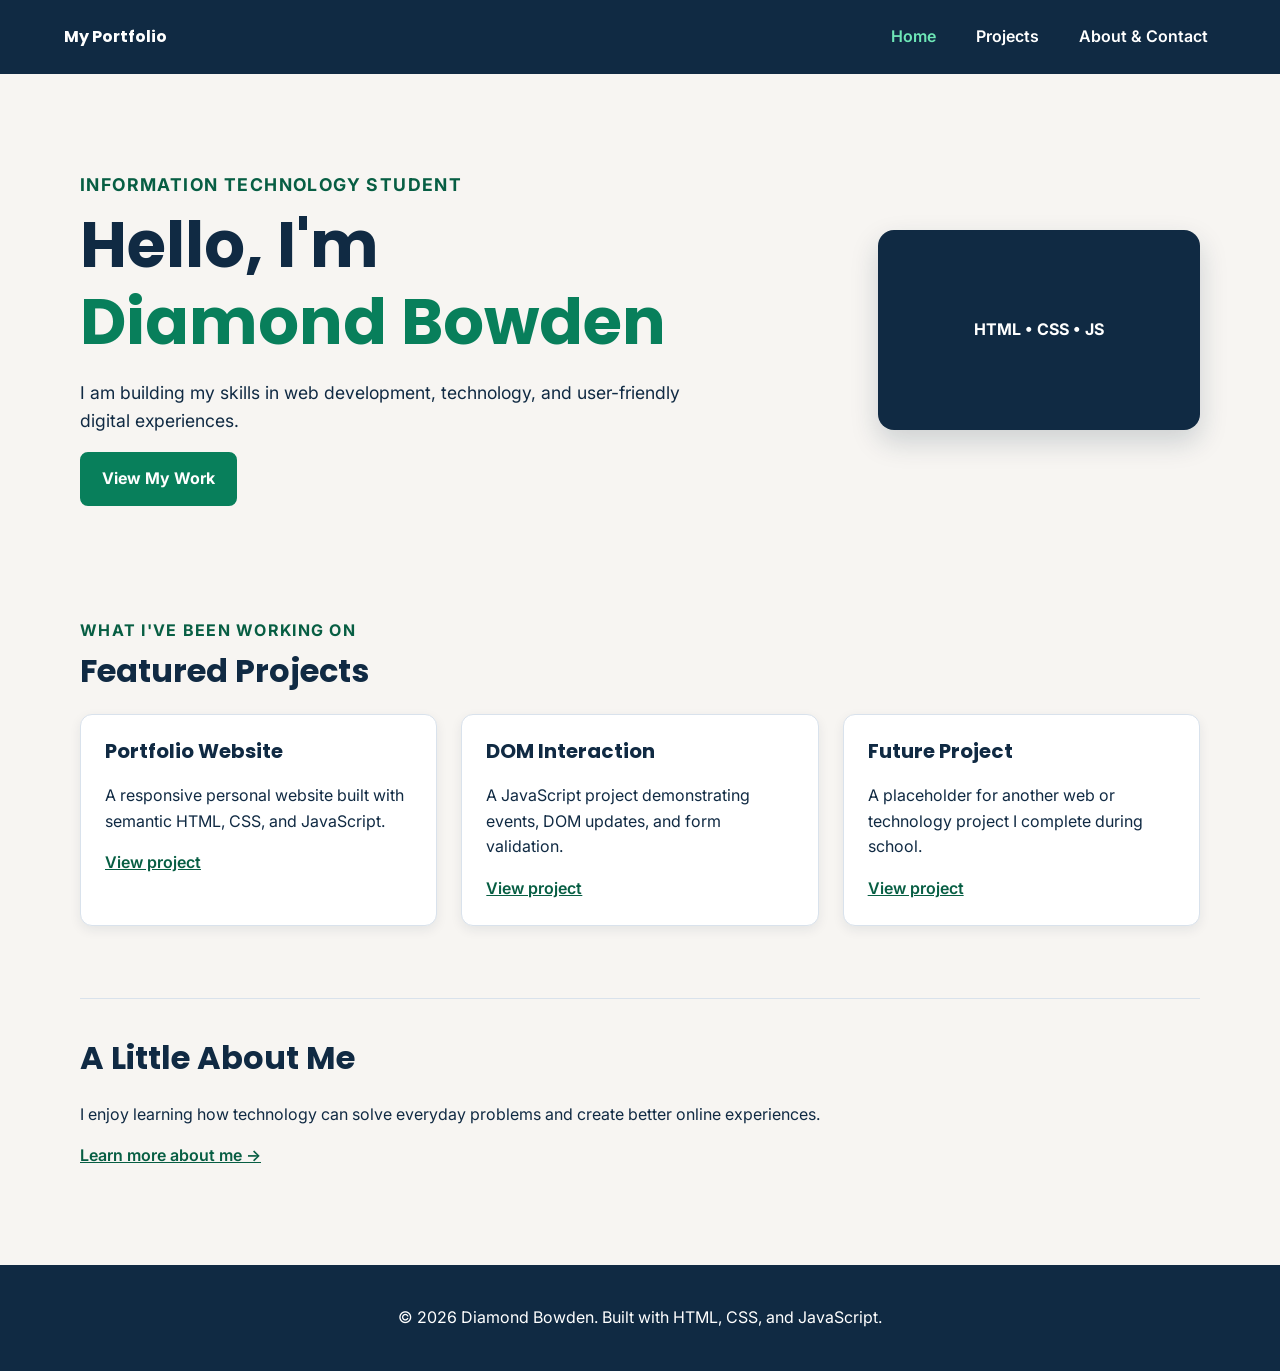
<file: index.html>
<!DOCTYPE html>
<html lang="en">

<head>
    <meta charset="UTF-8">
    <meta name="viewport" content="width=device-width, initial-scale=1.0">
    <meta name="description" content="Personal portfolio home page.">
    <title>My Portfolio | Home</title>
    <link rel="preconnect" href="https://fonts.googleapis.com">
    <link rel="preconnect" href="https://fonts.gstatic.com" crossorigin>
    <link
        href="https://fonts.googleapis.com/css2?family=Inter:wght@400;500;600;700&family=Poppins:wght@600;700&display=swap"
        rel="stylesheet">
    <link rel="stylesheet" href="styles.css">
</head>

<body>
    <header class="site-header">
        <a class="logo" href="index.html">My Portfolio</a>
        <button class="nav-toggle" id="navToggle" aria-expanded="false" aria-controls="siteNav"><span
                class="sr-only">Open navigation menu</span>☰</button>
        <nav id="siteNav" aria-label="Main navigation">
            <a class="active" href="index.html">Home</a>
            <a href="projects.html">Projects</a>
            <a href="about.html">About &amp; Contact</a>
        </nav>
    </header>
    <main>
        <section class="hero" aria-labelledby="home-title">
            <div>
                <p class="eyebrow">Information Technology Student</p>
                <h1 id="home-title">Hello, I'm <span>Diamond Bowden</span></h1>
                <p>I am building my skills in web development, technology, and user-friendly digital experiences.</p>
                <a class="button" href="projects.html">View My Work</a>
            </div>
            <div class="hero-card" aria-hidden="true">HTML • CSS • JS</div>
        </section>
        <section class="section" aria-labelledby="featured-title">
            <p class="eyebrow">What I've been working on</p>
            <h2 id="featured-title">Featured Projects</h2>
            <div class="card-grid">
                <article class="card">
                    <h3>Portfolio Website</h3>
                    <p>A responsive personal website built with semantic HTML, CSS, and JavaScript.</p><a
                        href="projects.html#portfolio">View project</a>
                </article>
                <article class="card">
                    <h3>DOM Interaction</h3>
                    <p>A JavaScript project demonstrating events, DOM updates, and form validation.</p><a
                        href="projects.html#dom-project">View project</a>
                </article>
                <article class="card">
                    <h3>Future Project</h3>
                    <p>A placeholder for another web or technology project I complete during school.</p><a
                        href="projects.html#future-project">View project</a>
                </article>
            </div>
        </section>
        <section class="section intro" aria-labelledby="intro-title">
            <h2 id="intro-title">A Little About Me</h2>
            <p>I enjoy learning how technology can solve everyday problems and create better online experiences.</p>
            <a class="text-link" href="about.html">Learn more about me →</a>
        </section>
    </main>
    <footer>
        <p>&copy; 2026 Diamond Bowden. Built with HTML, CSS, and JavaScript.</p>
    </footer>
    <script src="script.js"></script>
</body>

</html>
</file>
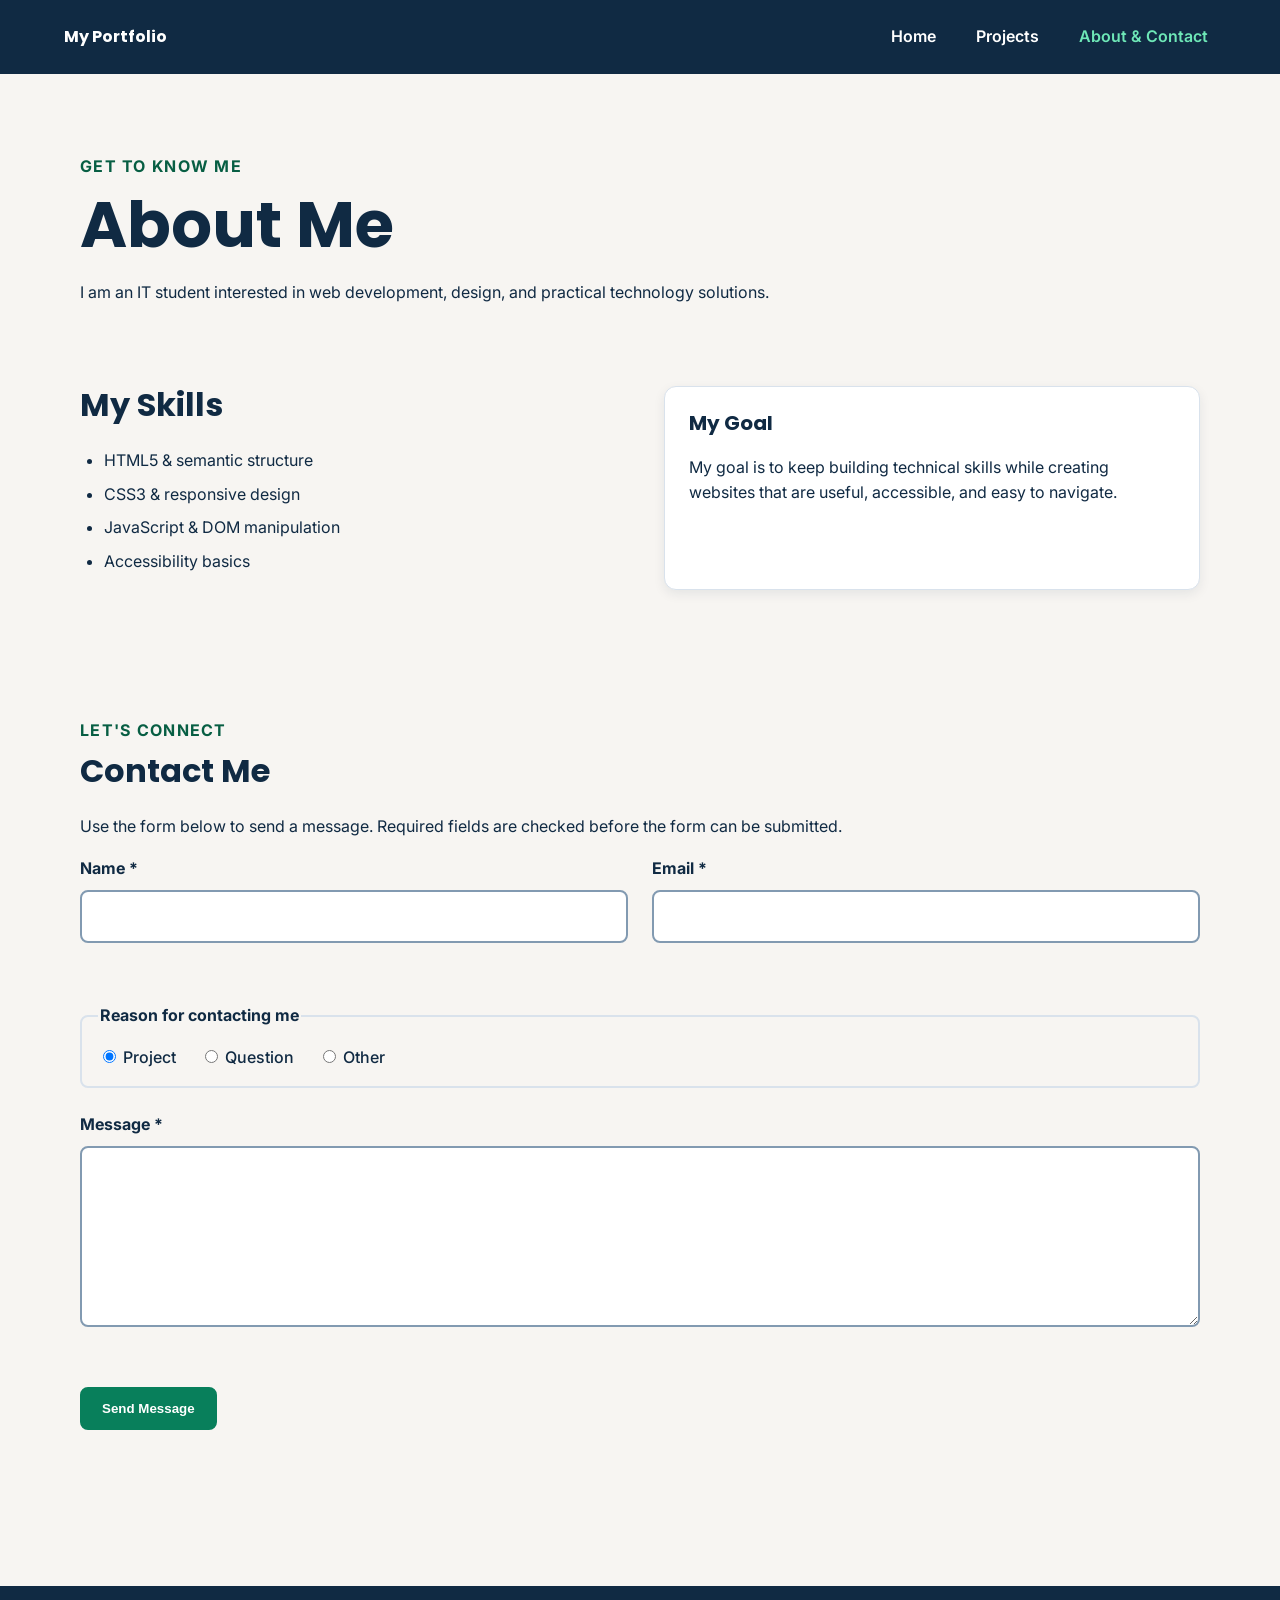
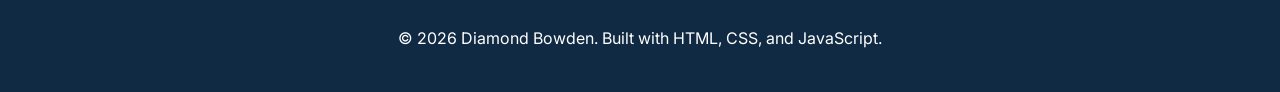
<file: about.html>
<!DOCTYPE html>
<html lang="en">

<head>
    <meta charset="UTF-8">
    <meta name="viewport" content="width=device-width, initial-scale=1.0">
    <meta name="description" content="About me and contact information.">
    <title>My Portfolio | About & Contact</title>
    <link rel="preconnect" href="https://fonts.googleapis.com">
    <link rel="preconnect" href="https://fonts.gstatic.com" crossorigin>
    <link
        href="https://fonts.googleapis.com/css2?family=Inter:wght@400;500;600;700&family=Poppins:wght@600;700&display=swap"
        rel="stylesheet">
    <link rel="stylesheet" href="styles.css">
</head>

<body>
    <header class="site-header">
        <a class="logo" href="index.html">My Portfolio</a>
        <button class="nav-toggle" id="navToggle" aria-expanded="false" aria-controls="siteNav"><span
                class="sr-only">Open navigation menu</span>☰</button>
        <nav id="siteNav" aria-label="Main navigation">
            <a href="index.html">Home</a><a href="projects.html">Projects</a><a class="active" href="about.html">About
                &amp; Contact</a>
        </nav>
    </header>
    <main>
        <section class="page-heading" aria-labelledby="about-title">
            <p class="eyebrow">Get to know me</p>
            <h1 id="about-title">About Me</h1>
            <p>I am an IT student interested in web development, design, and practical technology solutions.</p>
        </section>
        <section class="section two-column" aria-labelledby="skills-title">
            <div>
                <h2 id="skills-title">My Skills</h2>
                <ul class="skill-list">
                    <li>HTML5 &amp; semantic structure</li>
                    <li>CSS3 &amp; responsive design</li>
                    <li>JavaScript &amp; DOM manipulation</li>
                    <li>Accessibility basics</li>
                </ul>
            </div>
            <div class="card">
                <h3>My Goal</h3>
                <p>My goal is to keep building technical skills while creating websites that are useful, accessible, and
                    easy to navigate.</p>
            </div>
        </section>
        <section class="section contact-section" aria-labelledby="contact-title">
            <p class="eyebrow">Let's connect</p>
            <h2 id="contact-title">Contact Me</h2>
            <p>Use the form below to send a message. Required fields are checked before the form can be submitted.</p>
            <form id="contactForm" novalidate>
                <div class="form-grid">
                    <div class="form-field"><label for="name">Name <span aria-hidden="true">*</span></label><input
                            id="name" name="name" type="text" autocomplete="name" required aria-describedby="nameError">
                        <p id="nameError" class="error-message" aria-live="polite"></p>
                    </div>
                    <div class="form-field"><label for="email">Email <span aria-hidden="true">*</span></label><input
                            id="email" name="email" type="email" autocomplete="email" required
                            aria-describedby="emailError">
                        <p id="emailError" class="error-message" aria-live="polite"></p>
                    </div>
                </div>
                <fieldset>
                    <legend>Reason for contacting me</legend><label><input type="radio" name="reason" value="project"
                            checked> Project</label><label><input type="radio" name="reason" value="question">
                        Question</label><label><input type="radio" name="reason" value="other"> Other</label>
                </fieldset>
                <div class="form-field"><label for="message">Message <span aria-hidden="true">*</span></label><textarea
                        id="message" name="message" rows="6" required aria-describedby="messageError"></textarea>
                    <p id="messageError" class="error-message" aria-live="polite"></p>
                </div>
                <button class="button" type="submit">Send Message</button>
                <p id="formStatus" class="status-message" aria-live="polite"></p>
            </form>
        </section>
    </main>
    <footer>
        <p>&copy; 2026 Diamond Bowden. Built with HTML, CSS, and JavaScript.</p>
    </footer>
    <script src="script.js"></script>
</body>

</html>
</file>
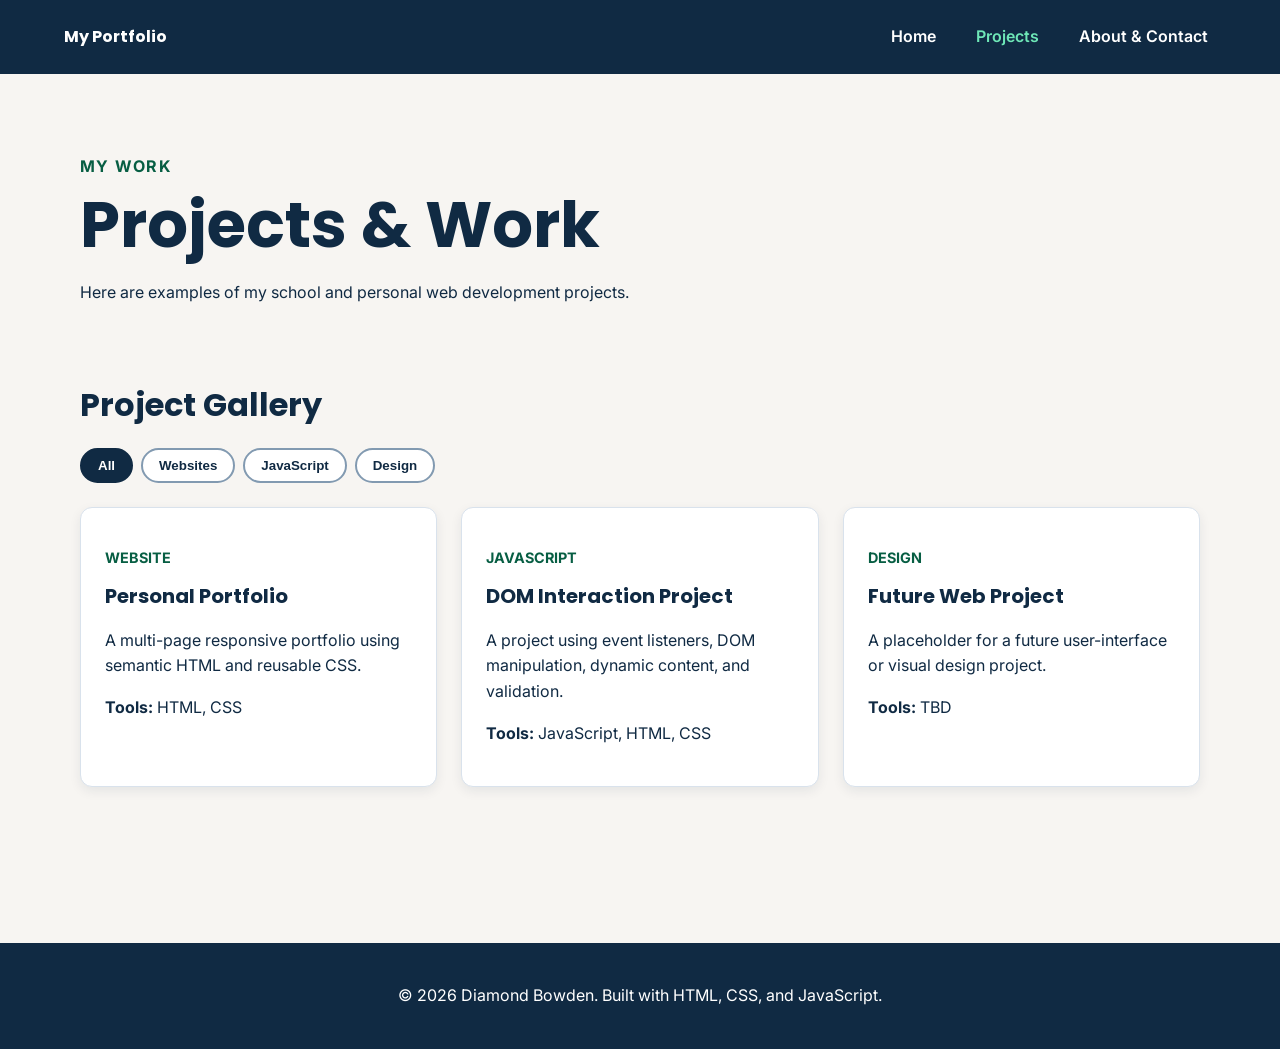
<file: projects.html>
<!DOCTYPE html>
<html lang="en">

<head>
    <meta charset="UTF-8">
    <meta name="viewport" content="width=device-width, initial-scale=1.0">
    <meta name="description" content="Projects and web development work.">
    <title>My Portfolio | Projects</title>
    <link rel="preconnect" href="https://fonts.googleapis.com">
    <link rel="preconnect" href="https://fonts.gstatic.com" crossorigin>
    <link
        href="https://fonts.googleapis.com/css2?family=Inter:wght@400;500;600;700&family=Poppins:wght@600;700&display=swap"
        rel="stylesheet">
    <link rel="stylesheet" href="styles.css">
</head>

<body>
    <header class="site-header">
        <a class="logo" href="index.html">My Portfolio</a>
        <button class="nav-toggle" id="navToggle" aria-expanded="false" aria-controls="siteNav"><span
                class="sr-only">Open navigation menu</span>☰</button>
        <nav id="siteNav" aria-label="Main navigation">
            <a href="index.html">Home</a><a class="active" href="projects.html">Projects</a><a href="about.html">About
                &amp; Contact</a>
        </nav>
    </header>
    <main>
        <section class="page-heading" aria-labelledby="projects-title">
            <p class="eyebrow">My work</p>
            <h1 id="projects-title">Projects &amp; Work</h1>
            <p>Here are examples of my school and personal web development projects.</p>
        </section>
        <section class="section" aria-labelledby="filter-title">
            <h2 id="filter-title">Project Gallery</h2>
            <div class="filter-buttons" aria-label="Filter projects">
                <button class="filter-button active-filter" data-filter="all">All</button>
                <button class="filter-button" data-filter="web">Websites</button>
                <button class="filter-button" data-filter="javascript">JavaScript</button>
                <button class="filter-button" data-filter="design">Design</button>
            </div>
            <div class="card-grid project-grid">
                <article class="card project-card" id="portfolio" data-category="web">
                    <p class="tag">Website</p>
                    <h3>Personal Portfolio</h3>
                    <p>A multi-page responsive portfolio using semantic HTML and reusable CSS.</p>
                    <p><strong>Tools:</strong> HTML, CSS</p>
                </article>
                <article class="card project-card" id="dom-project" data-category="javascript">
                    <p class="tag">JavaScript</p>
                    <h3>DOM Interaction Project</h3>
                    <p>A project using event listeners, DOM manipulation, dynamic content, and validation.</p>
                    <p><strong>Tools:</strong> JavaScript, HTML, CSS</p>
                </article>
                <article class="card project-card" id="future-project" data-category="design">
                    <p class="tag">Design</p>
                    <h3>Future Web Project</h3>
                    <p>A placeholder for a future user-interface or visual design project.</p>
                    <p><strong>Tools:</strong> TBD</p>
                </article>
            </div>
            <p id="filterStatus" class="status-message" aria-live="polite"></p>
        </section>
    </main>
    <footer>
        <p>&copy; 2026 Diamond Bowden. Built with HTML, CSS, and JavaScript.</p>
    </footer>
    <script src="script.js"></script>
</body>

</html>
</file>
<file: styles.css>
*{box-sizing:border-box}html{scroll-behavior:smooth}body{margin:0;background:#F7F5F2;color:#102A43;font-family:"Inter",Arial,sans-serif;line-height:1.6}h1,h2,h3{font-family:"Poppins",Arial,sans-serif;line-height:1.2}h1{font-size:clamp(2.25rem,6vw,4rem);margin:0 0 16px}h2{font-size:2rem;margin:0 0 24px}h3{font-size:1.25rem}a{color:#075E43;font-weight:600}a:hover,a:focus-visible{text-decoration-thickness:3px}.site-header{background:#102A43;color:#FFF;min-height:72px;padding:16px 5%;display:flex;align-items:center;justify-content:space-between;gap:24px}.logo{color:#FFF;text-decoration:none;font-family:"Poppins",sans-serif;font-weight:700}#siteNav{display:flex;gap:24px;align-items:center}#siteNav a{color:#FFF;text-decoration:none;padding:8px}#siteNav a.active,#siteNav a:hover,#siteNav a:focus-visible{color:#6EE7B7}.nav-toggle{display:none;background:transparent;color:#FFF;border:2px solid #FFF;padding:8px 12px;border-radius:6px}.hero,.page-heading,.section{width:min(1120px,90%);margin-inline:auto}.hero{padding:80px 0 56px;display:grid;grid-template-columns:1.4fr .6fr;gap:48px;align-items:center}.hero h1 span{color:#087F5B;display:block}.hero p{max-width:650px;font-size:1.1rem}.hero-card{background:#102A43;color:#FFF;min-height:200px;display:grid;place-items:center;border-radius:16px;font-weight:700;box-shadow:0 12px 28px rgba(16,42,67,.18)}.button{display:inline-block;background:#087F5B;color:#FFF;border:2px solid #087F5B;padding:12px 20px;border-radius:8px;text-decoration:none;font-weight:700;cursor:pointer}.button:hover,.button:focus-visible{background:#075E43;border-color:#075E43}.page-heading{padding:64px 0 24px}.eyebrow{color:#075E43;text-transform:uppercase;letter-spacing:.08em;font-weight:700;margin-bottom:8px}.section{padding:40px 0 72px}.card-grid{display:grid;grid-template-columns:repeat(3,1fr);gap:24px}.card{background:#FFF;padding:24px;border-radius:12px;border:1px solid #D9E2EC;box-shadow:0 4px 12px rgba(16,42,67,.08)}.card h3{margin-top:0}.card .tag{color:#075E43;font-weight:700;font-size:.9rem;text-transform:uppercase}.intro{border-top:1px solid #D9E2EC}.two-column{display:grid;grid-template-columns:1fr 1fr;gap:48px}.skill-list{padding-left:24px}.skill-list li{margin-bottom:8px}.filter-buttons{display:flex;flex-wrap:wrap;gap:8px;margin-bottom:24px}.filter-button{background:#FFF;color:#102A43;border:2px solid #829AB1;border-radius:999px;padding:8px 16px;cursor:pointer;font-weight:600}.filter-button:hover,.filter-button:focus-visible,.filter-button.active-filter{background:#102A43;color:#FFF;border-color:#102A43}.project-card.hidden{display:none}.form-grid{display:grid;grid-template-columns:1fr 1fr;gap:24px}.form-field{margin-bottom:24px}label,legend{font-weight:700}input[type=text],input[type=email],textarea{width:100%;margin-top:8px;padding:12px;border:2px solid #829AB1;border-radius:8px;background:#FFF;color:#102A43;font:inherit}input:focus,textarea:focus,button:focus-visible,a:focus-visible{outline:3px solid #F59E0B;outline-offset:3px}[aria-invalid=true]{border-color:#B42318}.error-message{min-height:24px;margin:4px 0 0;color:#B42318;font-weight:600}fieldset{margin:8px 0 24px;padding:16px;border:2px solid #D9E2EC;border-radius:8px}fieldset label{margin-right:24px;font-weight:500}.status-message{min-height:28px;font-weight:700;color:#075E43}footer{margin-top:24px;padding:24px 5%;background:#102A43;color:#FFF;text-align:center}.sr-only{position:absolute;width:1px;height:1px;padding:0;margin:-1px;overflow:hidden;clip:rect(0,0,0,0);white-space:nowrap;border:0}@media(max-width:768px){.hero{grid-template-columns:1fr;padding-top:56px}.card-grid,.two-column{grid-template-columns:1fr 1fr}.nav-toggle{display:block}#siteNav{display:none;width:100%;flex-direction:column;align-items:stretch;gap:8px}#siteNav.open{display:flex}.site-header{flex-wrap:wrap}}@media(max-width:480px){.hero,.page-heading,.section{width:88%}.card-grid,.two-column,.form-grid{grid-template-columns:1fr}.site-header{padding:16px 6%}#siteNav a{padding:12px 8px}.hero-card{min-height:140px}}
</file>
